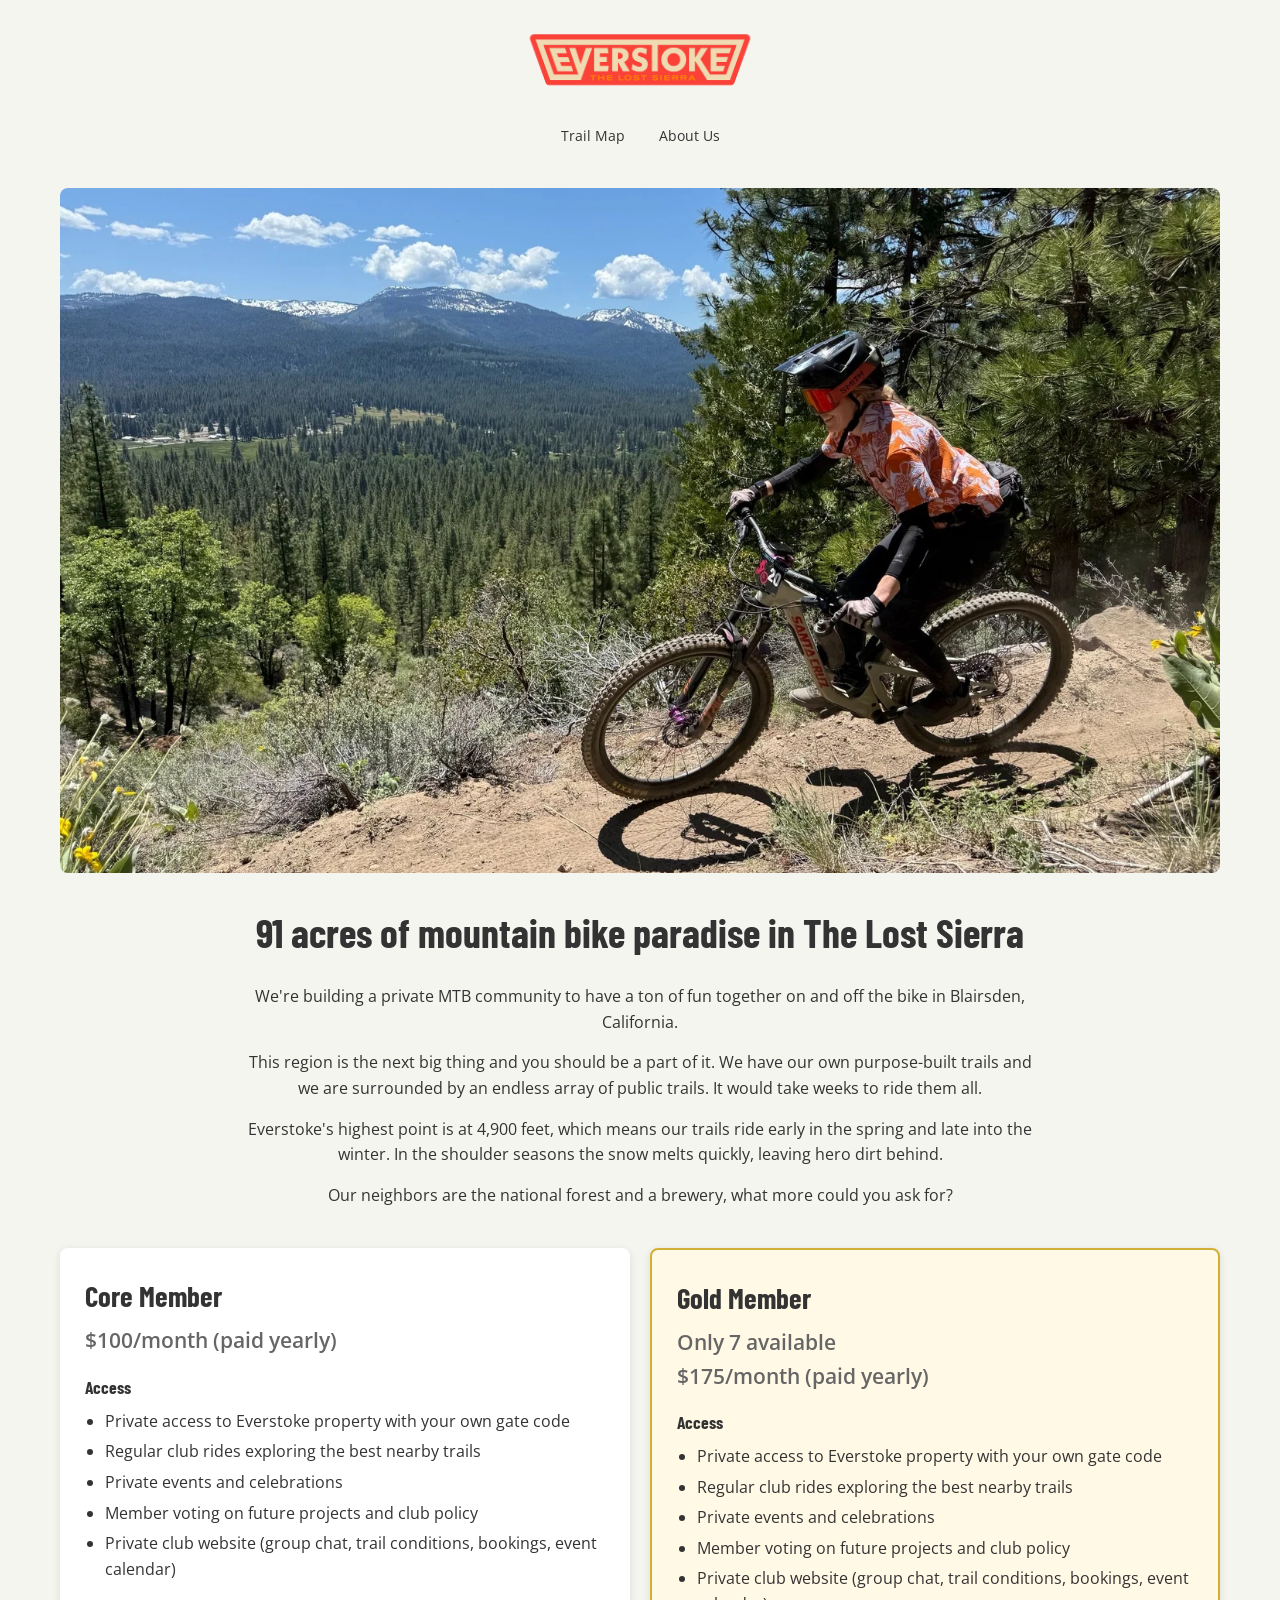
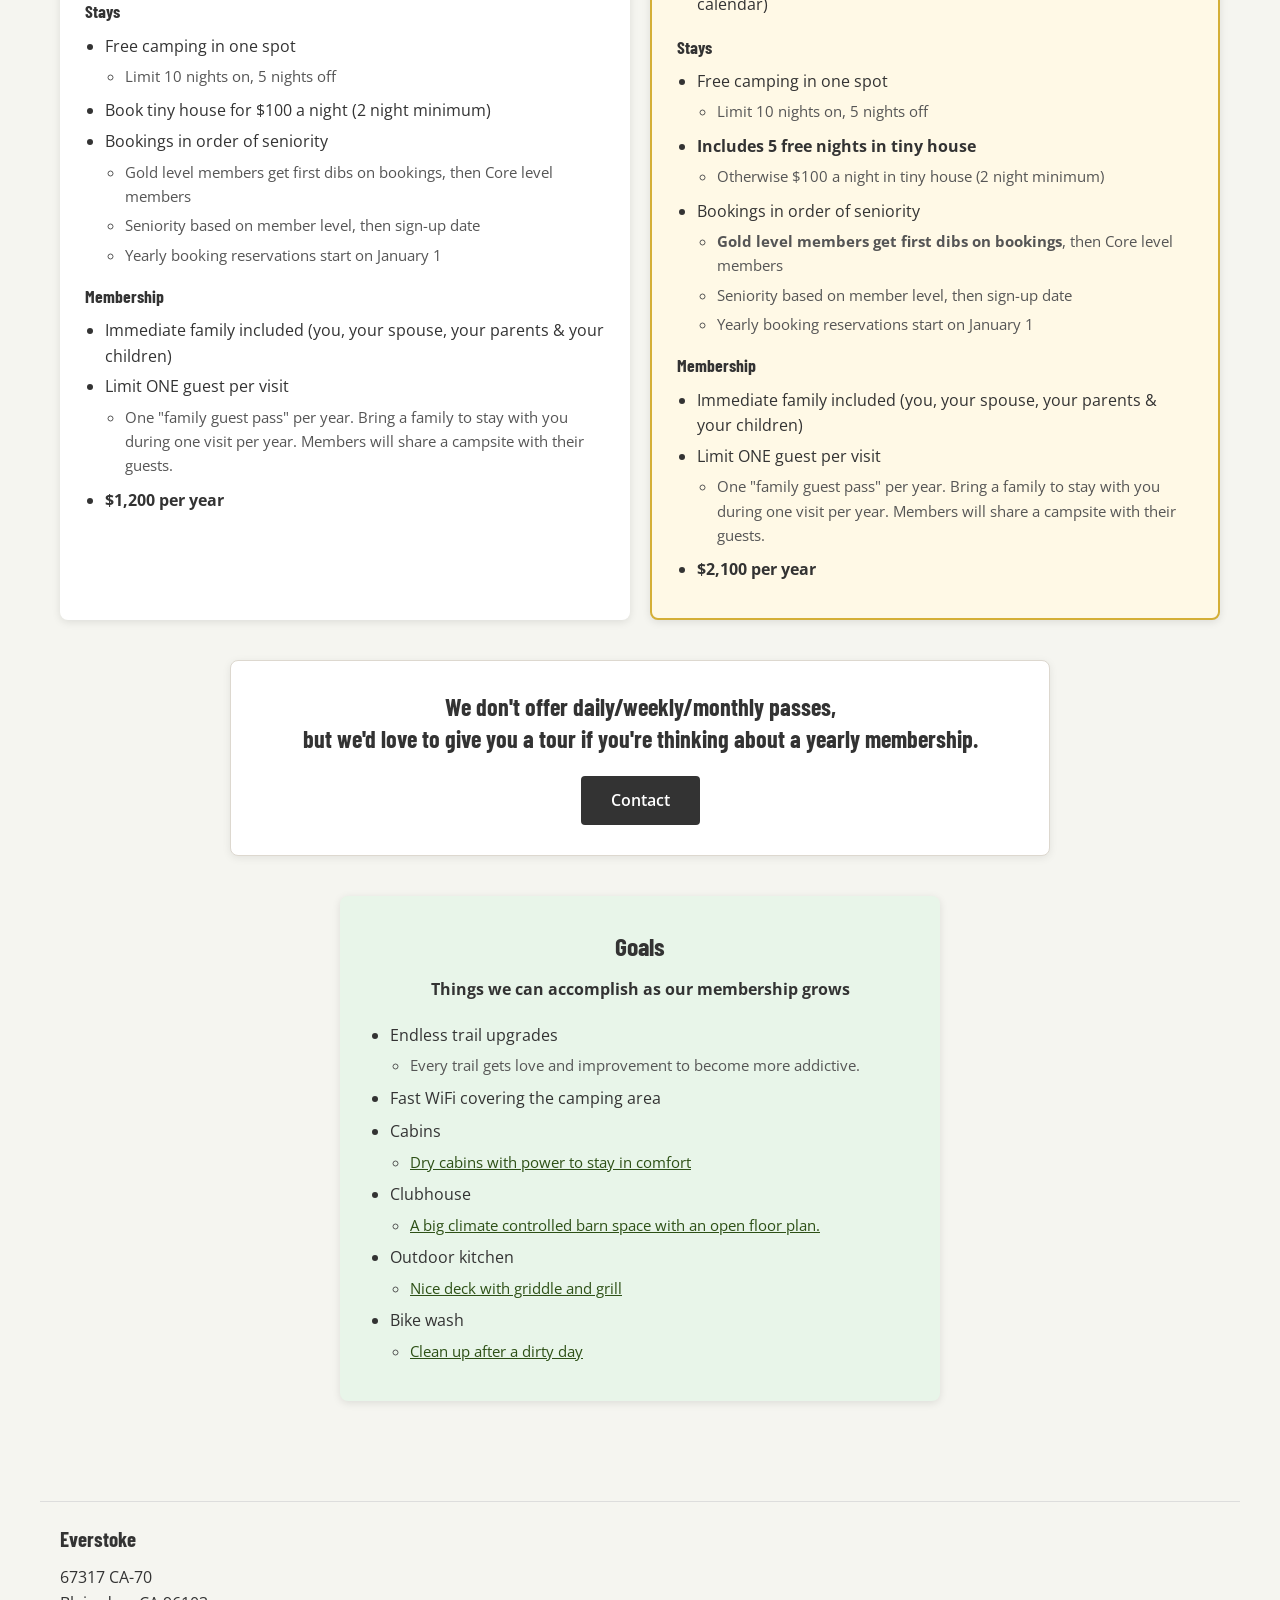
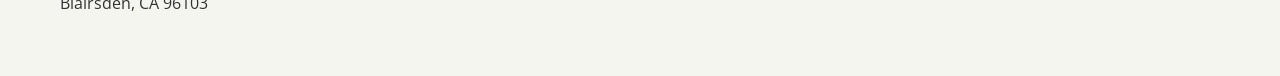
<file: index.html>
<!DOCTYPE html>
<html lang="en">
<head>
    <meta charset="utf-8">
    <meta name="viewport" content="width=device-width, initial-scale=1">
    <title>EVERSTOKE - Mountain Biking in The Lost Sierra</title>
    
    <!-- SEO -->
    <meta name="description" content="Everstoke is 91 acres of mountain biking paradise in the heart of The Lost Sierra.">
    <link rel="canonical" href="https://everstoke.bike">
    
    <!-- Open Graph -->
    <meta property="og:title" content="EVERSTOKE - Mountain Biking in The Lost Sierra">
    <meta property="og:description" content="Everstoke is 91 acres of mountain biking paradise in the heart of The Lost Sierra.">
    <meta property="og:url" content="https://everstoke.bike">
    <meta property="og:type" content="website">
    <meta property="og:image" content="https://everstoke.bike/images/logo.png">
    
    <!-- Favicon -->
    <link rel="icon" type="image/x-icon" href="images/favicon.ico">
    
    <!-- Styles -->
    <link rel="stylesheet" href="css/style.css">
</head>
<body>
    <header>
        <a href="/" class="logo">
            <img src="images/logo.png" alt="Everstoke">
        </a>
        <nav>
            <a href="https://www.trailforks.com/region/everstoke-62949/" target="_blank">Trail Map</a>
            <a href="pages/about.html">About Us</a>
        </nav>
    </header>

    <main>
        <section class="hero">
            <img src="images/IMG_2230.jpg" alt="Mountain biking at Everstoke">
            <h1>91 acres of mountain bike paradise in The Lost Sierra</h1>
            <p>We're building a private MTB community to have a ton of fun together on and off the bike in Blairsden, California.</p>
            <p>This region is the next big thing and you should be a part of it. We have our own purpose-built trails and we are surrounded by an endless array of public trails. It would take weeks to ride them all.</p>
            <p>Everstoke's highest point is at 4,900 feet, which means our trails ride early in the spring and late into the winter. In the shoulder seasons the snow melts quickly, leaving hero dirt behind.</p>
            <p>Our neighbors are the national forest and a brewery, what more could you ask for?</p>
        </section>

        <div class="membership-grid">
            <div class="membership-card">
                <h2>Core Member</h2>
                <div class="price">$100/month (paid yearly)</div>
                
                <h4>Access</h4>
                <ul>
                    <li>Private access to Everstoke property with your own gate code</li>
                    <li>Regular club rides exploring the best nearby trails</li>
                    <li>Private events and celebrations</li>
                    <li>Member voting on future projects and club policy</li>
                    <li>Private club website (group chat, trail conditions, bookings, event calendar)</li>
                </ul>
                
                <h4>Stays</h4>
                <ul>
                    <li>Free camping in one spot
                        <ul><li>Limit 10 nights on, 5 nights off</li></ul>
                    </li>
                    <li>Book tiny house for $100 a night (2 night minimum)</li>
                    <li>Bookings in order of seniority
                        <ul>
                            <li>Gold level members get first dibs on bookings, then Core level members</li>
                            <li>Seniority based on member level, then sign-up date</li>
                            <li>Yearly booking reservations start on January 1</li>
                        </ul>
                    </li>
                </ul>
                
                <h4>Membership</h4>
                <ul>
                    <li>Immediate family included (you, your spouse, your parents & your children)</li>
                    <li>Limit ONE guest per visit
                        <ul><li>One "family guest pass" per year. Bring a family to stay with you during one visit per year. Members will share a campsite with their guests.</li></ul>
                    </li>
                    <li><strong>$1,200 per year</strong></li>
                </ul>
            </div>

            <div class="membership-card gold">
                <h2>Gold Member</h2>
                <div class="price">Only 7 available<br>$175/month (paid yearly)</div>
                
                <h4>Access</h4>
                <ul>
                    <li>Private access to Everstoke property with your own gate code</li>
                    <li>Regular club rides exploring the best nearby trails</li>
                    <li>Private events and celebrations</li>
                    <li>Member voting on future projects and club policy</li>
                    <li>Private club website (group chat, trail conditions, bookings, event calendar)</li>
                </ul>
                
                <h4>Stays</h4>
                <ul>
                    <li>Free camping in one spot
                        <ul><li>Limit 10 nights on, 5 nights off</li></ul>
                    </li>
                    <li><strong>Includes 5 free nights in tiny house</strong>
                        <ul><li>Otherwise $100 a night in tiny house (2 night minimum)</li></ul>
                    </li>
                    <li>Bookings in order of seniority
                        <ul>
                            <li><strong>Gold level members get first dibs on bookings</strong>, then Core level members</li>
                            <li>Seniority based on member level, then sign-up date</li>
                            <li>Yearly booking reservations start on January 1</li>
                        </ul>
                    </li>
                </ul>
                
                <h4>Membership</h4>
                <ul>
                    <li>Immediate family included (you, your spouse, your parents & your children)</li>
                    <li>Limit ONE guest per visit
                        <ul><li>One "family guest pass" per year. Bring a family to stay with you during one visit per year. Members will share a campsite with their guests.</li></ul>
                    </li>
                    <li><strong>$2,100 per year</strong></li>
                </ul>
            </div>
        </div>

        <section class="cta">
            <h3>We don't offer daily/weekly/monthly passes,<br>but we'd love to give you a tour if you're thinking about a yearly membership.</h3>
            <a href="https://docs.google.com/forms/d/e/1FAIpQLSf7CHN2m8MtZYjCCEbHvhwl1M4eMPBb4FM1vhRa4easo-5mBw/viewform?usp=header" class="button" id="contact-button" target="_blank" rel="noopener">Contact</a>
        </section>

        <section class="goals">
            <h3>Goals</h3>
            <p><strong>Things we can accomplish as our membership grows</strong></p>
            <ul>
                <li>Endless trail upgrades
                    <ul><li>Every trail gets love and improvement to become more addictive.</li></ul>
                </li>
                <li>Fast WiFi covering the camping area</li>
                <li>Cabins
                    <ul><li><a href="pages/cabin-vision-board.html">Dry cabins with power to stay in comfort</a></li></ul>
                </li>
                <li>Clubhouse
                    <ul><li><a href="pages/clubhouse-vision-board.html">A big climate controlled barn space with an open floor plan.</a></li></ul>
                </li>
                <li>Outdoor kitchen
                    <ul><li><a href="pages/outdoor-kitchen-vision-board.html">Nice deck with griddle and grill</a></li></ul>
                </li>
                <li>Bike wash
                    <ul><li><a href="pages/bike-wash-vision-board.html">Clean up after a dirty day</a></li></ul>
                </li>
            </ul>
        </section>
    </main>

    <footer>
        <h3>Everstoke</h3>
        <p>67317 CA-70<br>Blairsden, CA 96103</p>
    </footer>

    <dialog class="contact-modal" id="contact-modal" aria-labelledby="contact-modal-title">
        <button class="contact-modal__close" type="button" aria-label="Close contact message">&times;</button>
        <div class="contact-modal__content">
            <p class="contact-modal__eyebrow">Before you contact us</p>
            <h2 id="contact-modal-title">Seriously, ALL WE DO IS YEARLY MEMBERSHIPS!</h2>
            <p>We appreciate your interest, but if you're not contacting us about a yearly membership we won't be able to help you.</p>
            <p><strong>If you're thinking about a yearly membership we would love to give you a tour!</strong></p>
            <div class="contact-modal__actions">
                <a href="https://docs.google.com/forms/d/e/1FAIpQLSf7CHN2m8MtZYjCCEbHvhwl1M4eMPBb4FM1vhRa4easo-5mBw/viewform?usp=header" class="contact-modal__continue" target="_blank" rel="noopener">Contact</a>
            </div>
        </div>
    </dialog>

    <script>
        const contactButton = document.querySelector('#contact-button');
        const contactModal = document.querySelector('#contact-modal');
        const modalCloseButtons = contactModal.querySelectorAll('.contact-modal__close');

        contactButton.addEventListener('click', (event) => {
            if (typeof contactModal.showModal !== 'function') return;

            event.preventDefault();
            contactModal.showModal();
            document.body.classList.add('modal-open');
        });

        modalCloseButtons.forEach((button) => {
            button.addEventListener('click', () => contactModal.close());
        });

        contactModal.addEventListener('click', (event) => {
            if (event.target === contactModal) contactModal.close();
        });

        contactModal.addEventListener('close', () => {
            document.body.classList.remove('modal-open');
            contactButton.focus();
        });
    </script>

</body>
</html>
</file>
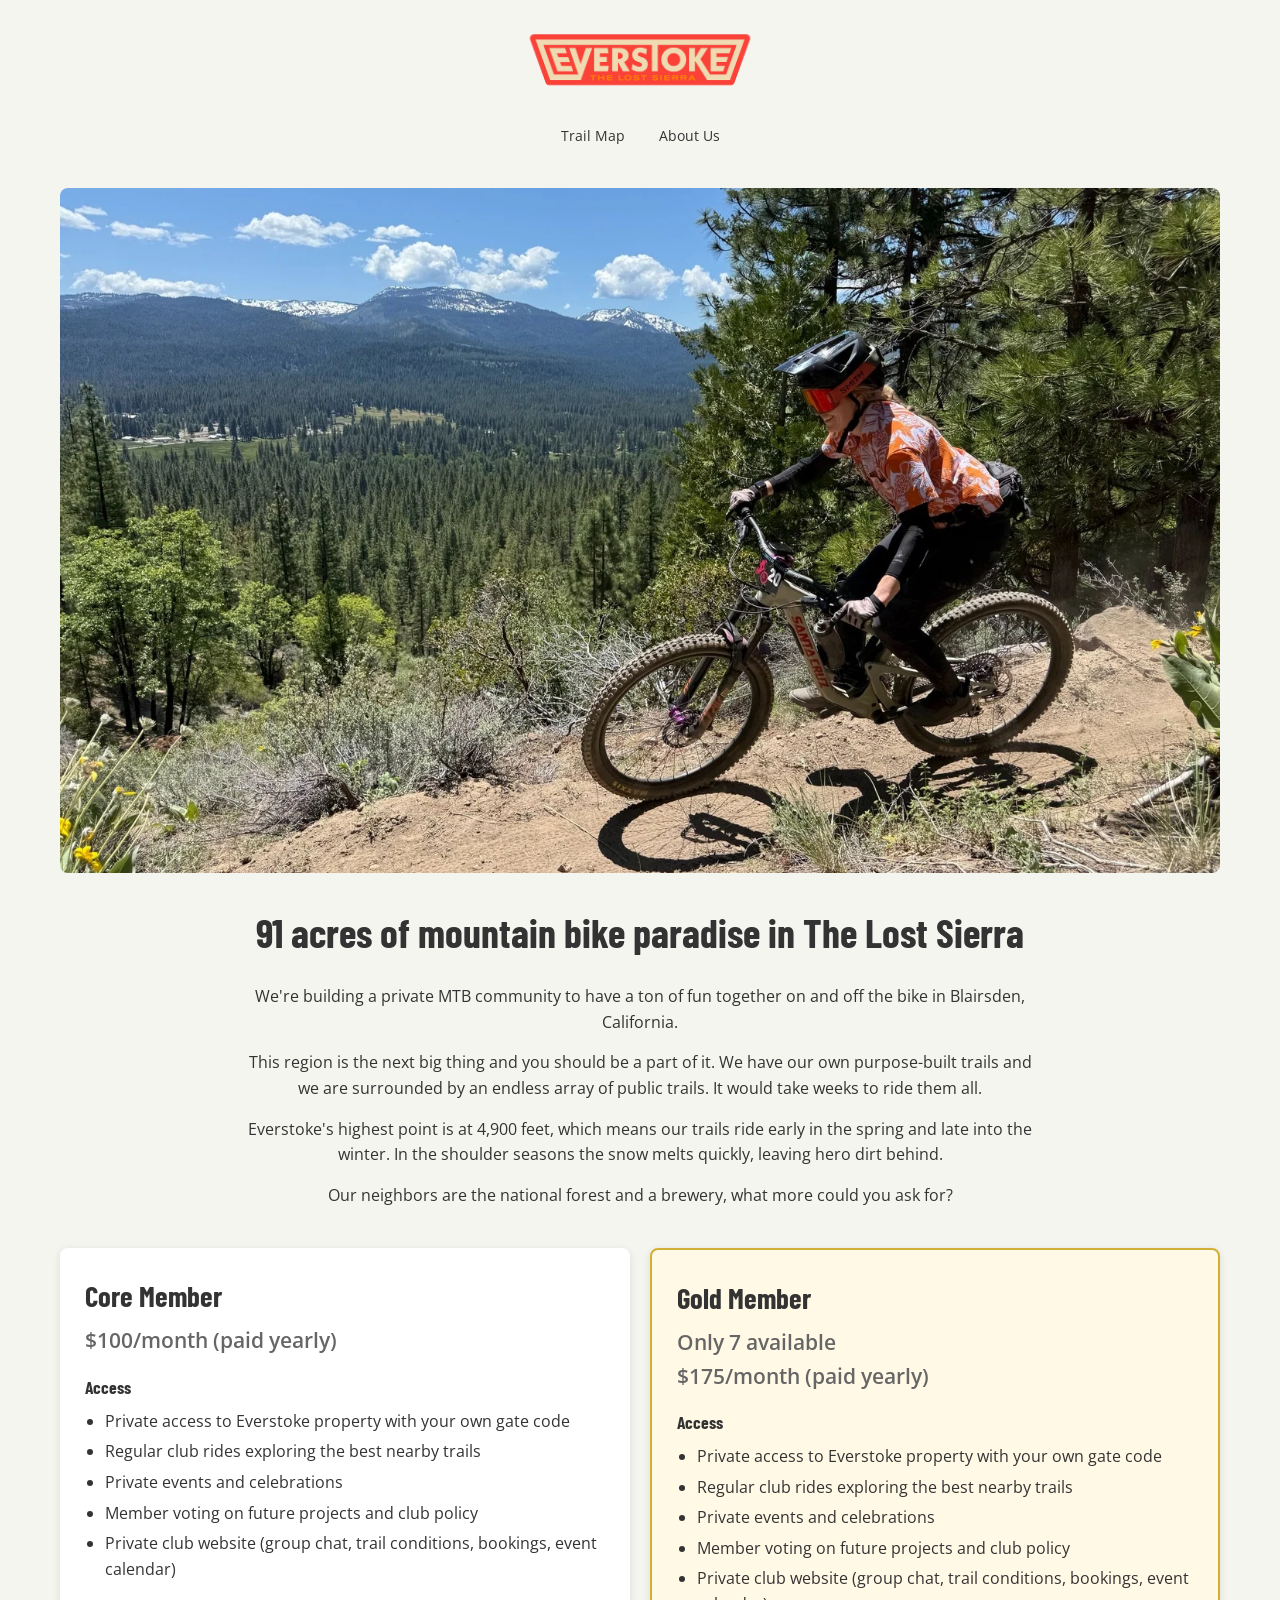
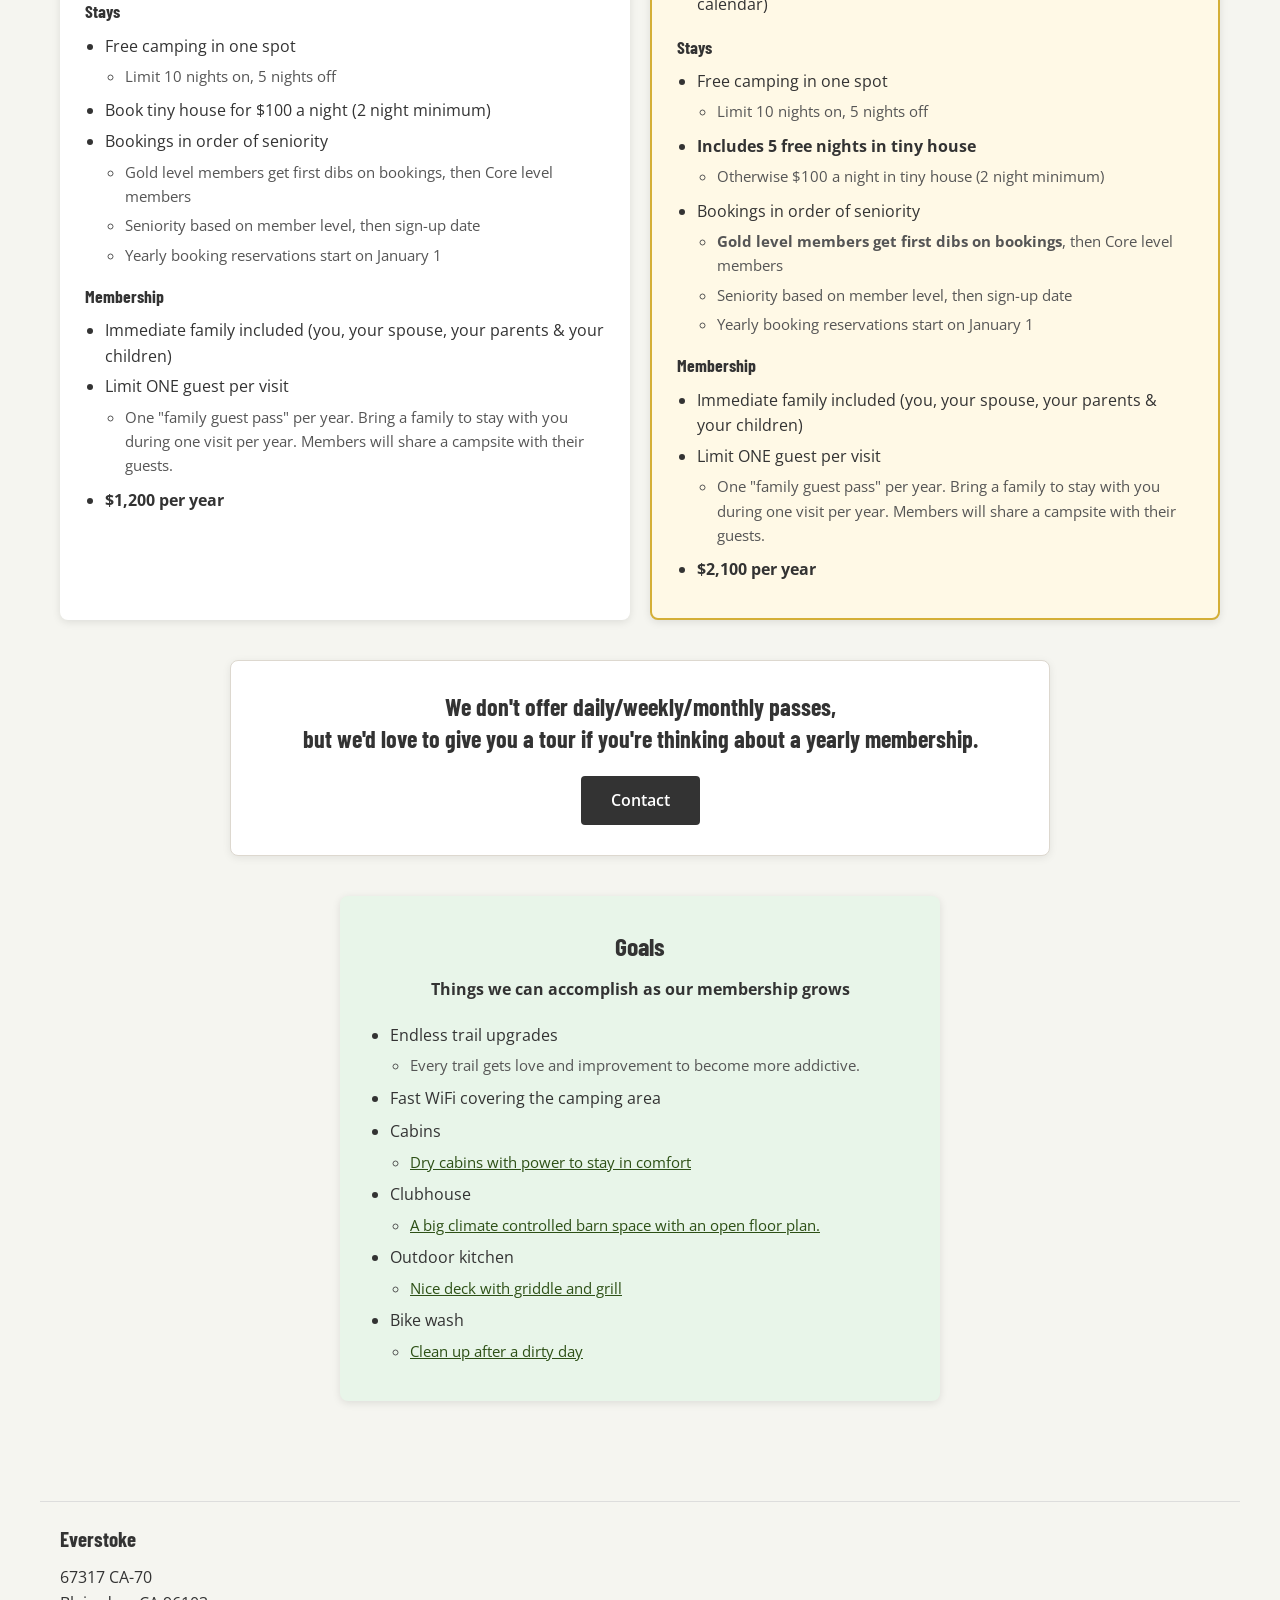
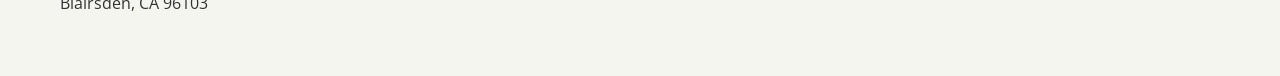
<file: waiver/index.html>
<!DOCTYPE html>
<html>
<head>
    <meta charset="utf-8">
    <title>Redirecting to Everstoke</title>
    <meta http-equiv="refresh" content="0; url=/">
    <script>
        window.location.replace("/");
    </script>
</head>
<body>
    <p>Redirecting to the Everstoke home page... <a href="/">Click here if not redirected.</a></p>
</body>
</html>
</file>
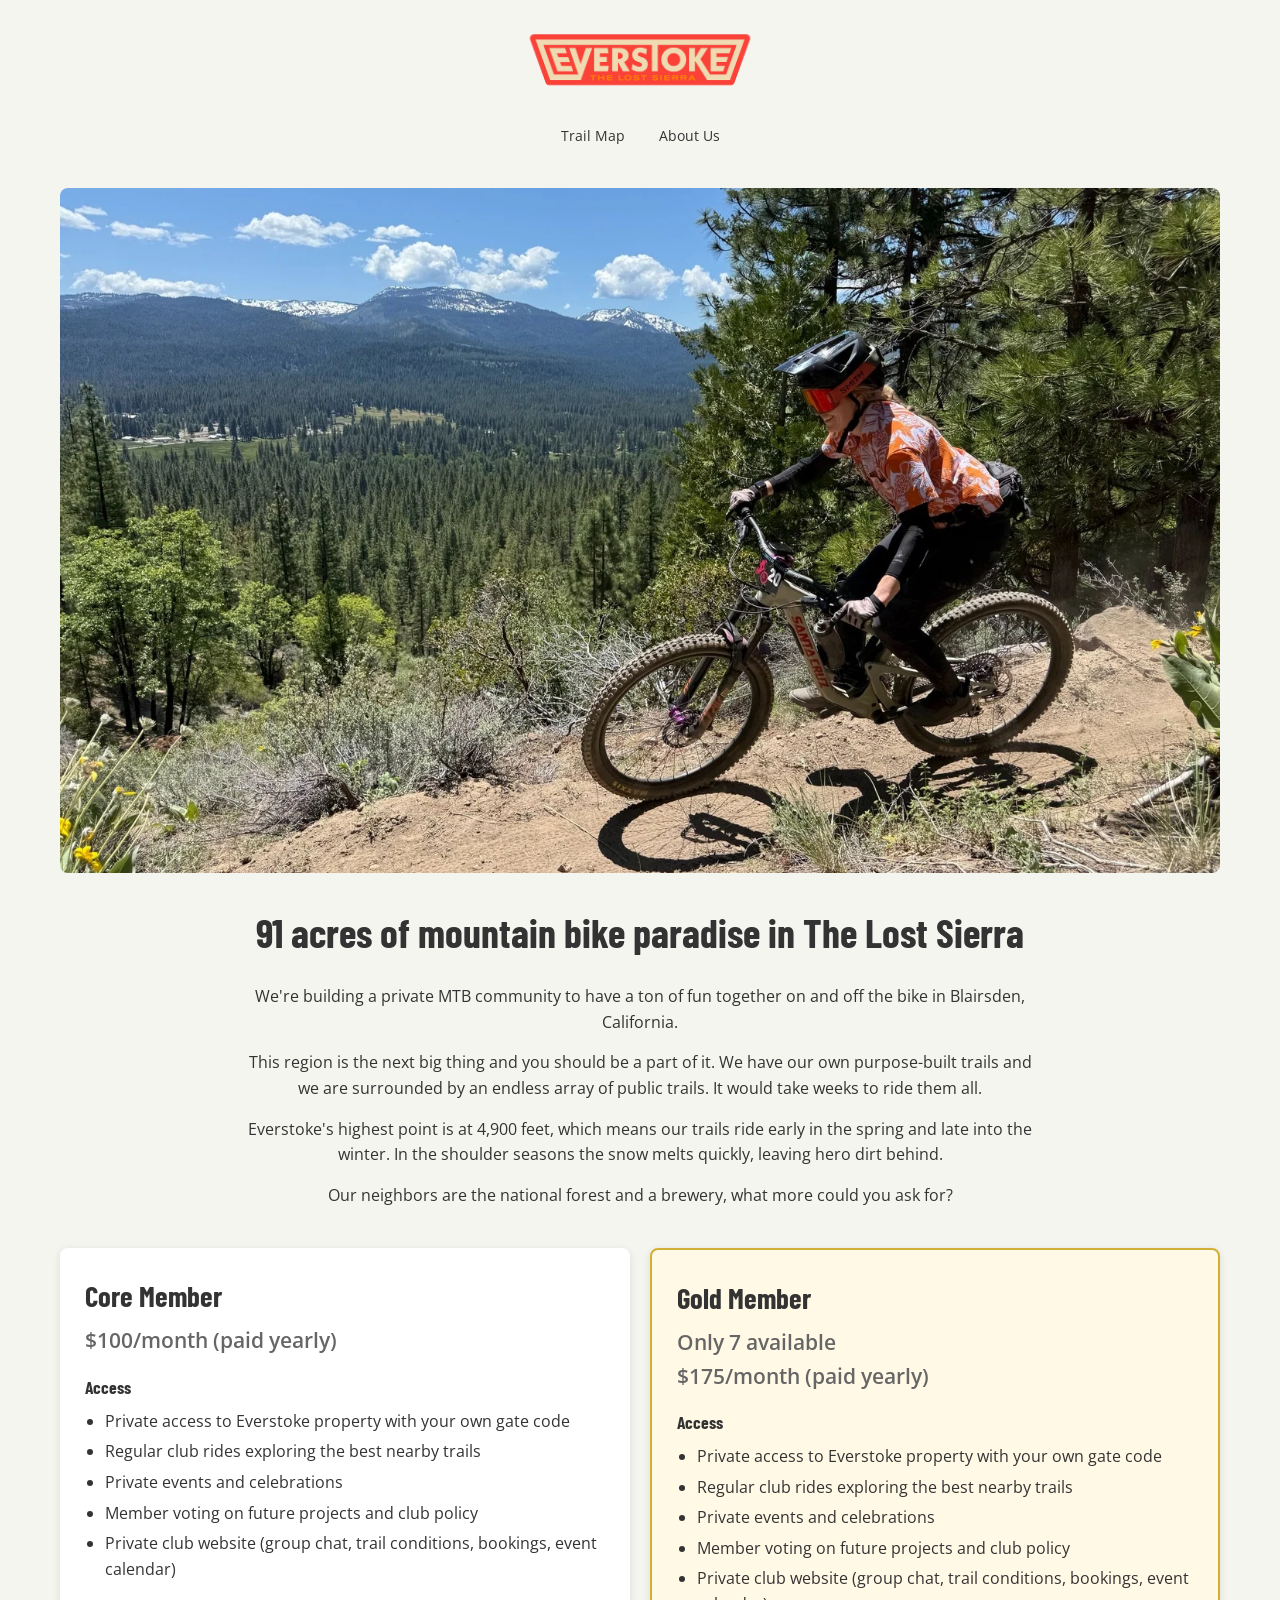
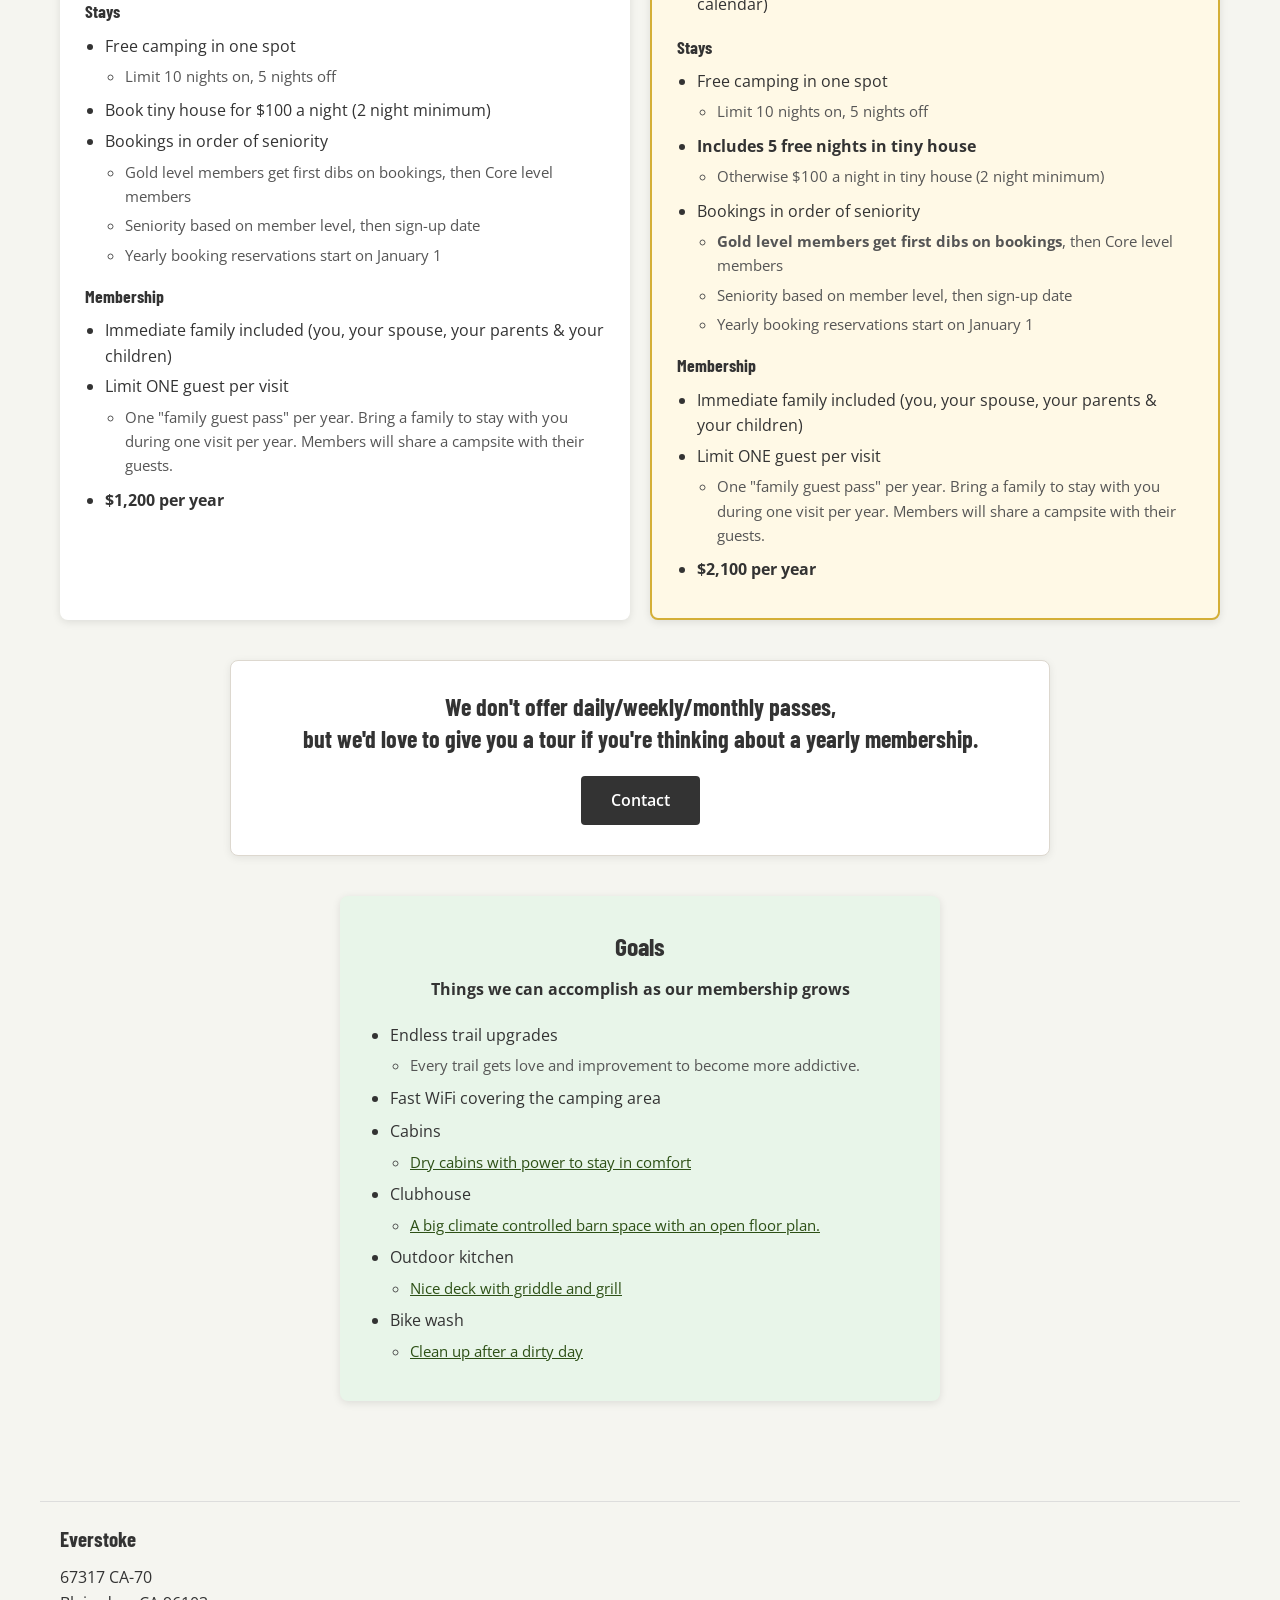
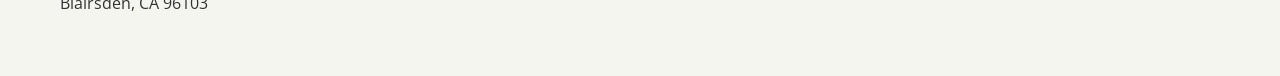
<file: welcome/index.html>
<!DOCTYPE html>
<html>
<head>
    <meta charset="utf-8">
    <title>Welcome to Everstoke</title>
    <meta http-equiv="refresh" content="0; url=/">
    <script>window.location.href = "/";</script>
</head>
<body>
    <p>Redirecting... <a href="/">Click here if not redirected.</a></p>
</body>
</html>
</file>
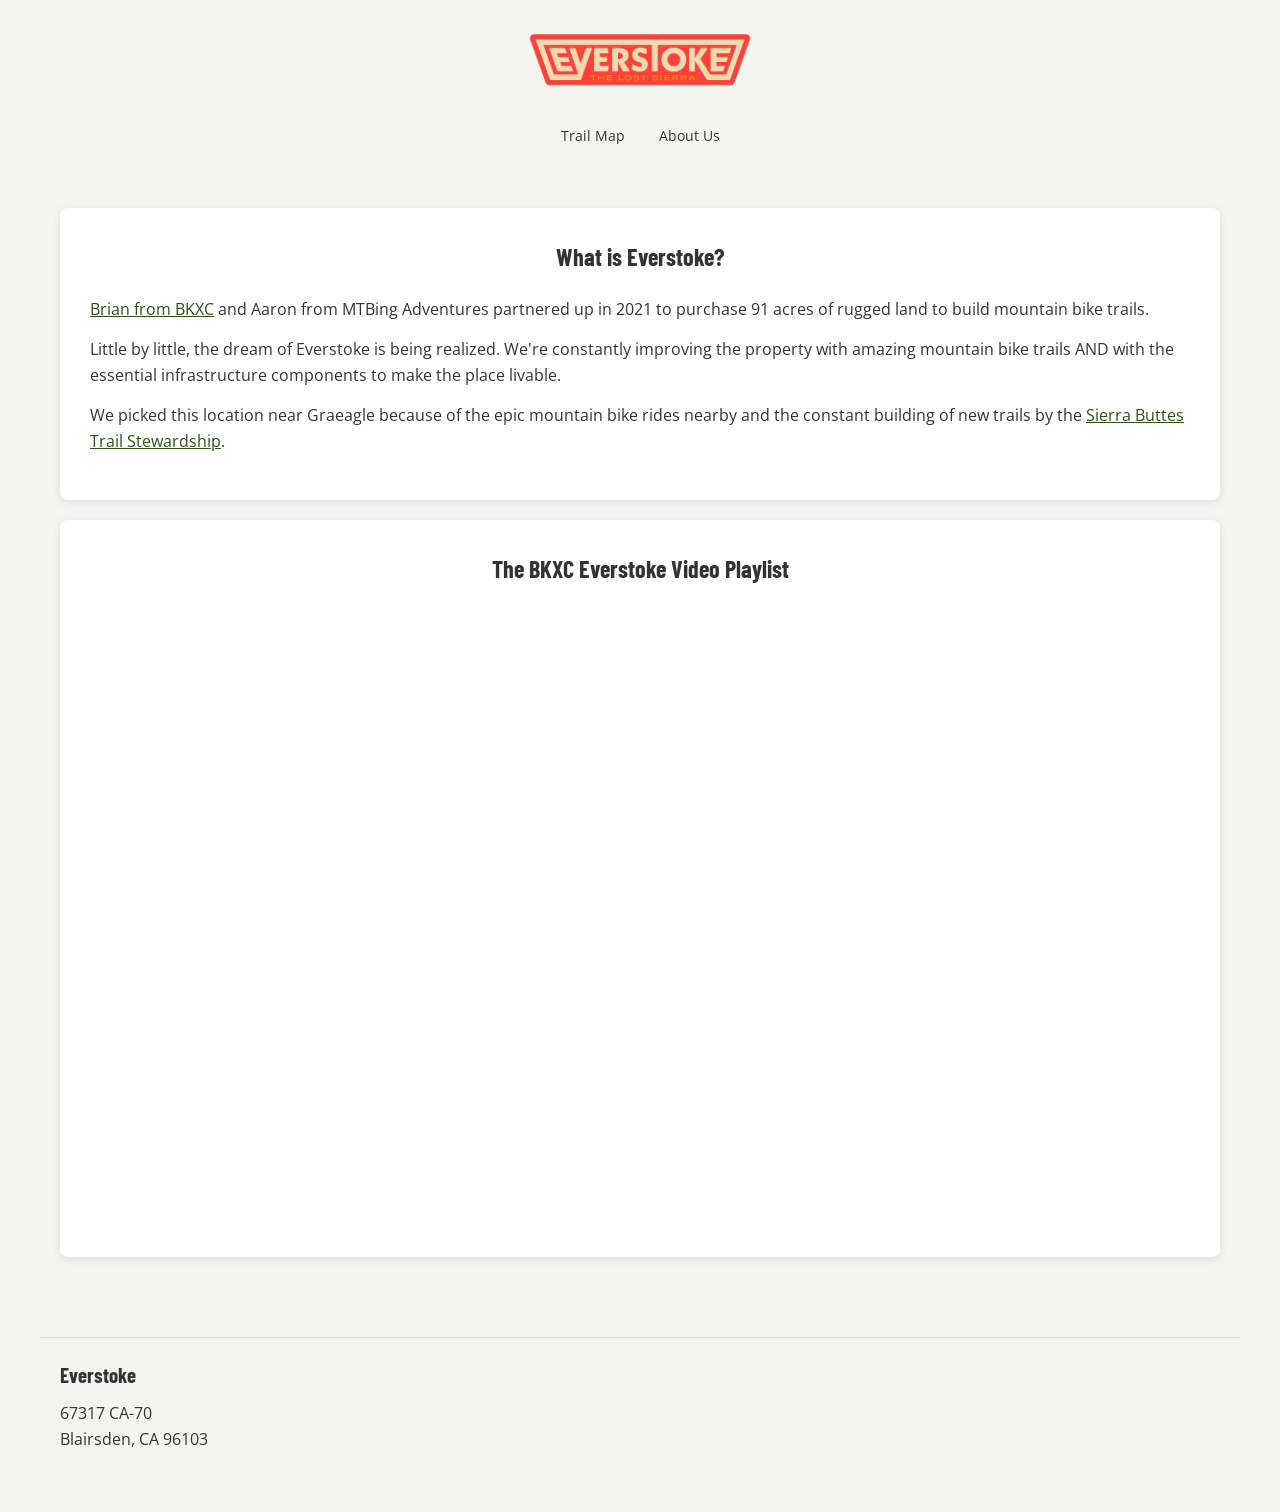
<file: pages/about.html>
<!DOCTYPE html>
<html lang="en">
<head>
    <meta charset="utf-8">
    <meta name="viewport" content="width=device-width, initial-scale=1">
    <title>About Us — EVERSTOKE</title>
    <meta name="description" content="Learn about Everstoke, 91 acres of mountain biking paradise in The Lost Sierra.">
    <link rel="icon" type="image/x-icon" href="../images/favicon.ico">
    <link rel="stylesheet" href="../css/style.css">
</head>
<body>
    <header>
        <a href="../" class="logo">
            <img src="../images/logo.png" alt="Everstoke">
        </a>
        <nav>
            <a href="https://www.trailforks.com/region/everstoke-62949/" target="_blank">Trail Map</a>
            <a href="about.html">About Us</a>
        </nav>
    </header>

    <main>
        <section class="content">
            <h1>What is Everstoke?</h1>
            <p><a href="https://www.youtube.com/@bkxc" target="_blank">Brian from BKXC</a> and Aaron from MTBing Adventures partnered up in 2021 to purchase 91 acres of rugged land to build mountain bike trails.</p>
            <p>Little by little, the dream of Everstoke is being realized. We're constantly improving the property with amazing mountain bike trails AND with the essential infrastructure components to make the place livable.</p>
            <p>We picked this location near Graeagle because of the epic mountain bike rides nearby and the constant building of new trails by the <a href="https://sierratrails.org/" target="_blank">Sierra Buttes Trail Stewardship</a>.</p>
        </section>

        <section class="content">
            <h2>The BKXC Everstoke Video Playlist</h2>
            <div class="video-wrapper">
                <iframe src="https://www.youtube.com/embed/videoseries?list=PLjr0xjHkkOZSigYebL7QBlu6muWDD8qmf" frameborder="0" allow="accelerometer; autoplay; clipboard-write; encrypted-media; gyroscope; picture-in-picture" allowfullscreen></iframe>
            </div>
        </section>

    </main>

    <footer>
        <h3>Everstoke</h3>
        <p>67317 CA-70<br>Blairsden, CA 96103</p>
    </footer>
</body>
</html>
</file>
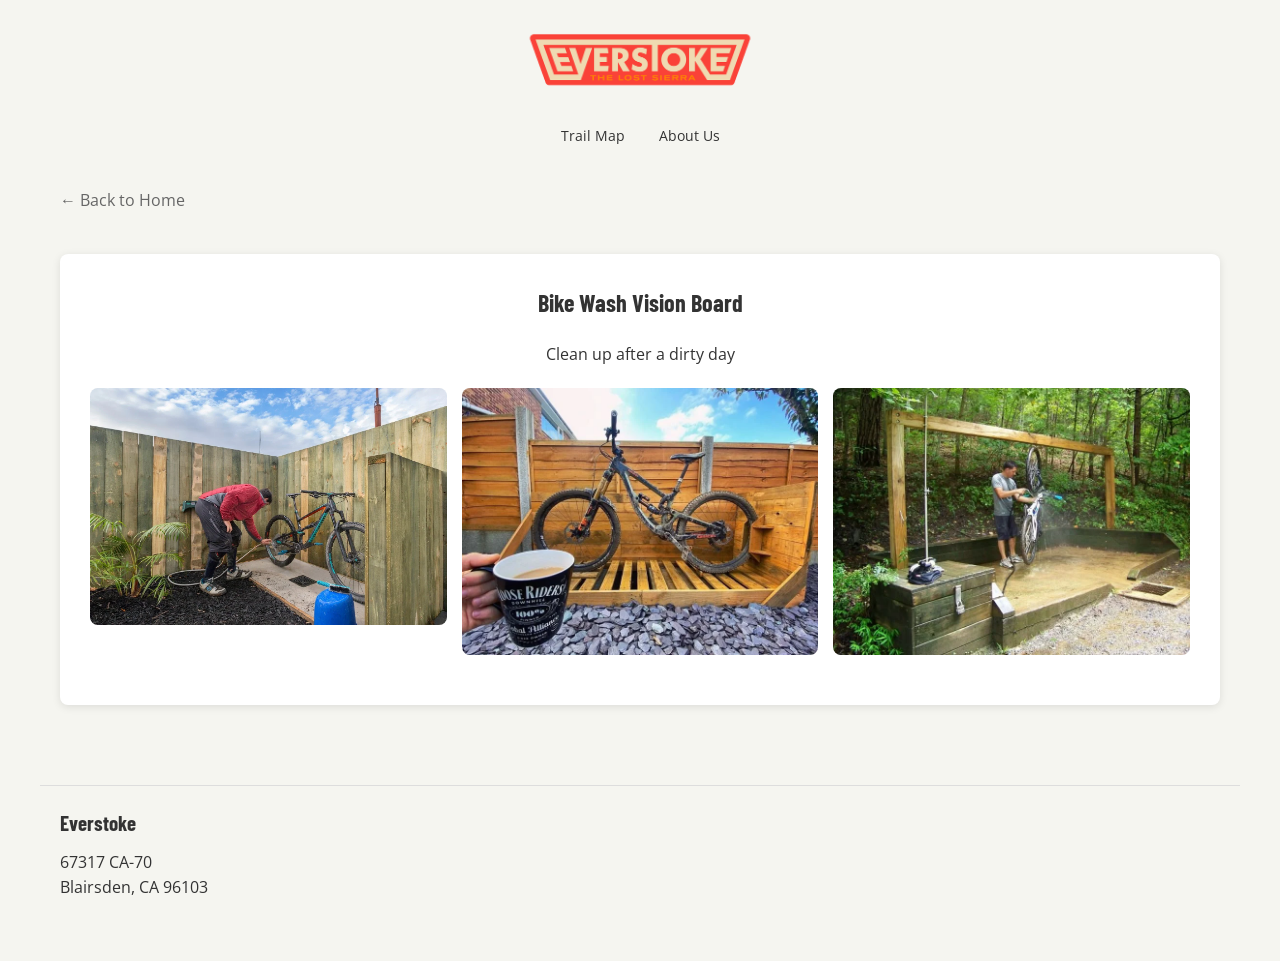
<file: pages/bike-wash-vision-board.html>
<!DOCTYPE html>
<html lang="en">
<head>
    <meta charset="utf-8">
    <meta name="viewport" content="width=device-width, initial-scale=1">
    <title>Bike Wash Vision Board — EVERSTOKE</title>
    <meta name="description" content="Everstoke bike wash vision board - clean up after a dirty day.">
    <link rel="icon" type="image/x-icon" href="../images/favicon.ico">
    <link rel="stylesheet" href="../css/style.css">
</head>
<body>
    <header>
        <a href="../" class="logo">
            <img src="../images/logo.png" alt="Everstoke">
        </a>
        <nav>
            <a href="https://www.trailforks.com/region/everstoke-62949/" target="_blank">Trail Map</a>
            <a href="about.html">About Us</a>
        </nav>
    </header>

    <main>
        <a href="../" class="back-link">← Back to Home</a>
        
        <section class="content">
            <h1>Bike Wash Vision Board</h1>
            <p style="text-align: center;">Clean up after a dirty day</p>
            
            <div class="image-grid">
                <img src="../images/wash01.jpg" alt="Bike wash inspiration 1">
                <img src="../images/wash02.jpg" alt="Bike wash inspiration 2">
                <img src="../images/wash03.jpg" alt="Bike wash inspiration 3">
            </div>
        </section>
    </main>

    <footer>
        <h3>Everstoke</h3>
        <p>67317 CA-70<br>Blairsden, CA 96103</p>
    </footer>
</body>
</html>
</file>
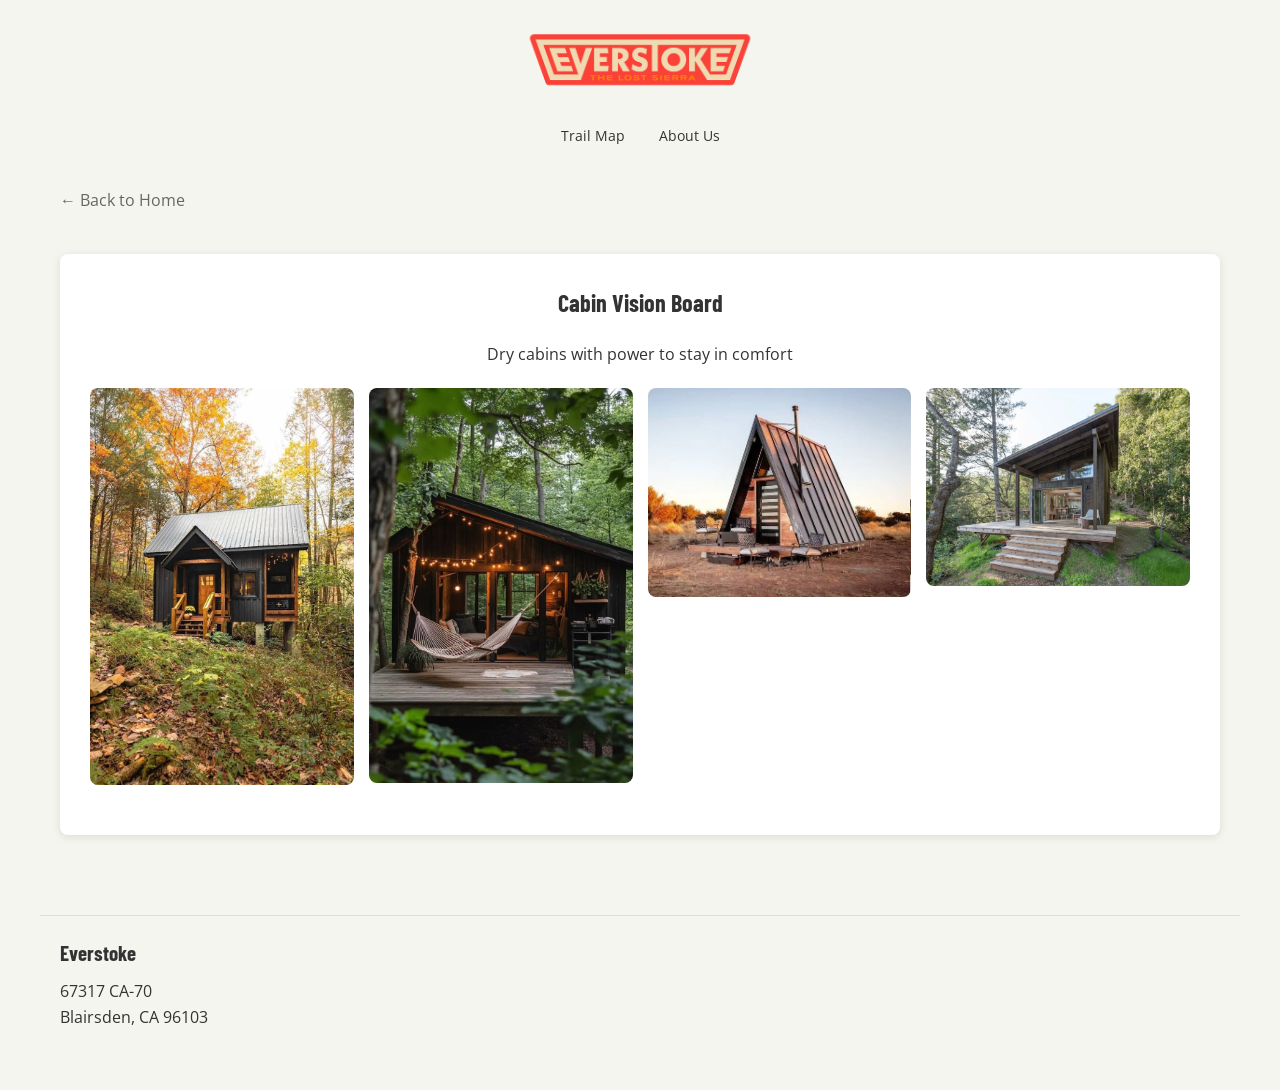
<file: pages/cabin-vision-board.html>
<!DOCTYPE html>
<html lang="en">
<head>
    <meta charset="utf-8">
    <meta name="viewport" content="width=device-width, initial-scale=1">
    <title>Cabin Vision Board — EVERSTOKE</title>
    <meta name="description" content="Everstoke cabin vision board - dry cabins with power to stay in comfort.">
    <link rel="icon" type="image/x-icon" href="../images/favicon.ico">
    <link rel="stylesheet" href="../css/style.css">
</head>
<body>
    <header>
        <a href="../" class="logo">
            <img src="../images/logo.png" alt="Everstoke">
        </a>
        <nav>
            <a href="https://www.trailforks.com/region/everstoke-62949/" target="_blank">Trail Map</a>
            <a href="about.html">About Us</a>
        </nav>
    </header>

    <main>
        <a href="../" class="back-link">← Back to Home</a>
        
        <section class="content">
            <h1>Cabin Vision Board</h1>
            <p style="text-align: center;">Dry cabins with power to stay in comfort</p>
            
            <div class="image-grid">
                <img src="../images/cabin01.jpg" alt="Cabin inspiration 1">
                <img src="../images/cabin02.jpg" alt="Cabin inspiration 2">
                <img src="../images/cabin03.jpg" alt="Cabin inspiration 3">
                <img src="../images/cabin04.jpg" alt="Cabin inspiration 4">
            </div>
        </section>
    </main>

    <footer>
        <h3>Everstoke</h3>
        <p>67317 CA-70<br>Blairsden, CA 96103</p>
    </footer>
</body>
</html>
</file>
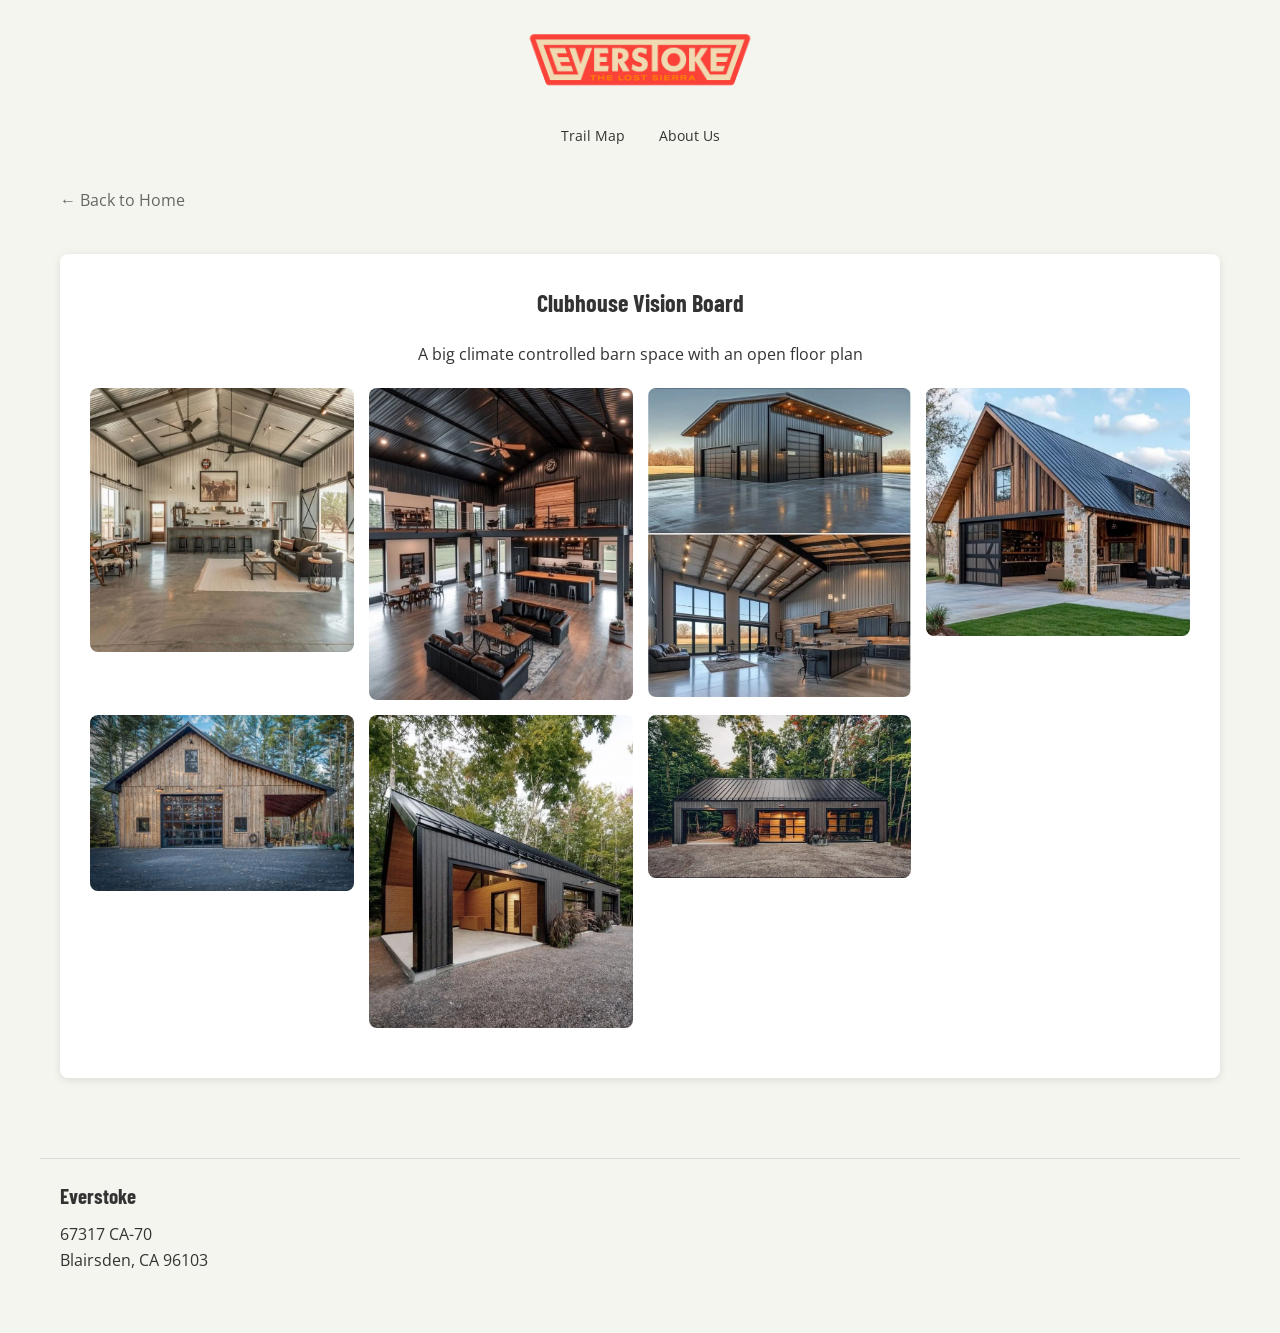
<file: pages/clubhouse-vision-board.html>
<!DOCTYPE html>
<html lang="en">
<head>
    <meta charset="utf-8">
    <meta name="viewport" content="width=device-width, initial-scale=1">
    <title>Clubhouse Vision Board — EVERSTOKE</title>
    <meta name="description" content="Everstoke clubhouse vision board - a big climate controlled barn space with an open floor plan.">
    <link rel="icon" type="image/x-icon" href="../images/favicon.ico">
    <link rel="stylesheet" href="../css/style.css">
</head>
<body>
    <header>
        <a href="../" class="logo">
            <img src="../images/logo.png" alt="Everstoke">
        </a>
        <nav>
            <a href="https://www.trailforks.com/region/everstoke-62949/" target="_blank">Trail Map</a>
            <a href="about.html">About Us</a>
        </nav>
    </header>

    <main>
        <a href="../" class="back-link">← Back to Home</a>
        
        <section class="content">
            <h1>Clubhouse Vision Board</h1>
            <p style="text-align: center;">A big climate controlled barn space with an open floor plan</p>
            
            <div class="image-grid">
                <img src="../images/barn01.jpg" alt="Barn clubhouse inspiration 1">
                <img src="../images/barn02.jpg" alt="Barn clubhouse inspiration 2">
                <img src="../images/barn03.jpg" alt="Barn clubhouse inspiration 3">
                <img src="../images/barn04.jpg" alt="Barn clubhouse inspiration 4">
                <img src="../images/barn05.jpg" alt="Barn clubhouse inspiration 5">
                <img src="../images/barn06.jpg" alt="Barn clubhouse inspiration 6">
                <img src="../images/barn07.jpg" alt="Barn clubhouse inspiration 7">
            </div>
        </section>
    </main>

    <footer>
        <h3>Everstoke</h3>
        <p>67317 CA-70<br>Blairsden, CA 96103</p>
    </footer>
</body>
</html>
</file>
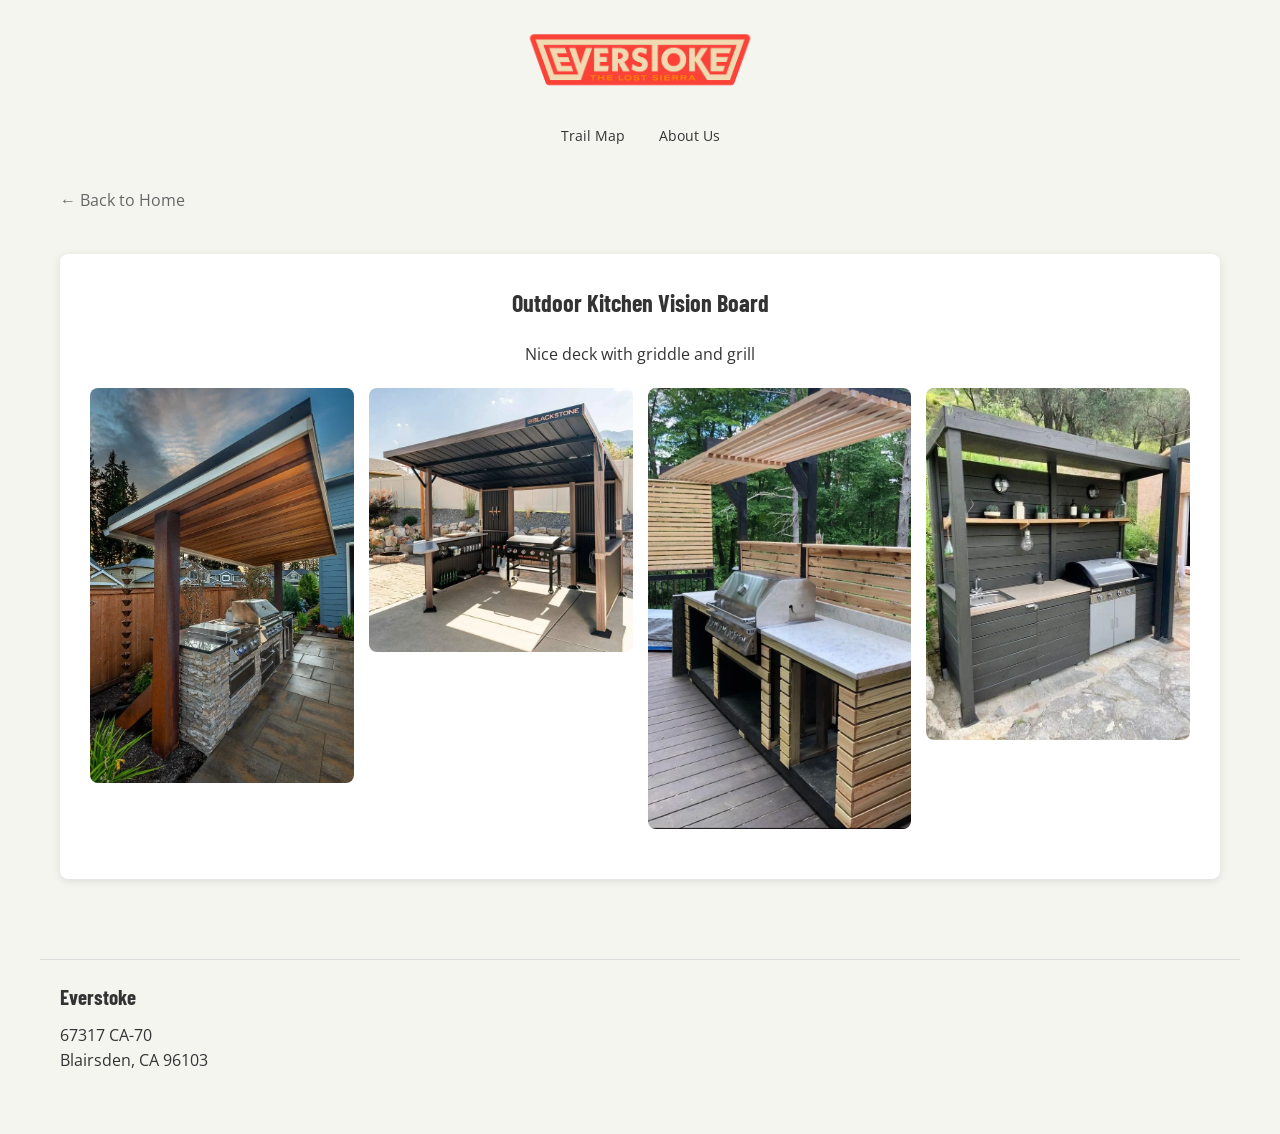
<file: pages/outdoor-kitchen-vision-board.html>
<!DOCTYPE html>
<html lang="en">
<head>
    <meta charset="utf-8">
    <meta name="viewport" content="width=device-width, initial-scale=1">
    <title>Outdoor Kitchen Vision Board — EVERSTOKE</title>
    <meta name="description" content="Everstoke outdoor kitchen vision board - nice deck with griddle and grill.">
    <link rel="icon" type="image/x-icon" href="../images/favicon.ico">
    <link rel="stylesheet" href="../css/style.css">
</head>
<body>
    <header>
        <a href="../" class="logo">
            <img src="../images/logo.png" alt="Everstoke">
        </a>
        <nav>
            <a href="https://www.trailforks.com/region/everstoke-62949/" target="_blank">Trail Map</a>
            <a href="about.html">About Us</a>
        </nav>
    </header>

    <main>
        <a href="../" class="back-link">← Back to Home</a>
        
        <section class="content">
            <h1>Outdoor Kitchen Vision Board</h1>
            <p style="text-align: center;">Nice deck with griddle and grill</p>
            
            <div class="image-grid">
                <img src="../images/kitchen01.jpg" alt="Outdoor kitchen inspiration 1">
                <img src="../images/kitchen02.jpg" alt="Outdoor kitchen inspiration 2">
                <img src="../images/kitchen03.jpg" alt="Outdoor kitchen inspiration 3">
                <img src="../images/kitchen04.jpg" alt="Outdoor kitchen inspiration 4">
            </div>
        </section>
    </main>

    <footer>
        <h3>Everstoke</h3>
        <p>67317 CA-70<br>Blairsden, CA 96103</p>
    </footer>
</body>
</html>
</file>
<file: css/style.css>
/* Everstoke Site Styles */
@import url('https://fonts.googleapis.com/css2?family=Barlow+Condensed:wght@500;600;700&family=Open+Sans:wght@400;600&display=swap');

* { box-sizing: border-box; margin: 0; padding: 0; }

body {
    font-family: 'Open Sans', -apple-system, BlinkMacSystemFont, sans-serif;
    line-height: 1.6;
    color: #333;
    background: #f5f5f0;
}

h1, h2, h3, h4 {
    font-family: 'Barlow Condensed', sans-serif;
    font-weight: 700;
}

a { color: #2d5016; }

/* Header */
header {
    background: #f5f5f0;
    padding: 20px;
    display: flex;
    flex-direction: column;
    align-items: center;
    max-width: 1200px;
    margin: 0 auto;
}

.logo img { height: 80px; }

nav {
    margin-top: 15px;
}

nav a {
    font-family: 'Open Sans', sans-serif;
    text-decoration: none;
    color: #333;
    margin: 0 15px;
    font-size: 14px;
}

nav a:hover { text-decoration: underline; }

/* Main content */
main {
    max-width: 1200px;
    margin: 0 auto;
    padding: 20px;
}

/* Hero */
.hero {
    text-align: center;
    margin-bottom: 40px;
}

.hero img {
    width: 100%;
    border-radius: 8px;
    margin-bottom: 20px;
}

.hero h1 {
    font-size: 2.5em;
    margin-bottom: 20px;
    color: #333;
}

.hero p {
    margin-bottom: 15px;
    max-width: 800px;
    margin-left: auto;
    margin-right: auto;
}

/* Content sections */
.content {
    background: white;
    padding: 30px;
    border-radius: 8px;
    box-shadow: 0 2px 8px rgba(0,0,0,0.1);
    margin: 20px 0;
}

.content h1, .content h2 {
    text-align: center;
    margin-bottom: 20px;
}

.content p {
    margin-bottom: 15px;
}

/* Membership cards */
.membership-grid {
    display: grid;
    grid-template-columns: 1fr 1fr;
    gap: 20px;
    margin: 40px 0;
}

@media (max-width: 700px) {
    .membership-grid { grid-template-columns: 1fr; }
}

.membership-card {
    background: white;
    padding: 25px;
    border-radius: 8px;
    box-shadow: 0 2px 8px rgba(0,0,0,0.1);
}

.membership-card.gold {
    background: #fff9e6;
    border: 2px solid #d4af37;
}

.membership-card h2 {
    font-size: 1.8em;
    margin-bottom: 5px;
}

.membership-card .price {
    font-size: 1.3em;
    font-weight: 600;
    color: #666;
    margin-bottom: 15px;
}

.membership-card h4 {
    margin-top: 15px;
    margin-bottom: 8px;
    font-size: 1.1em;
}

.membership-card ul {
    margin-left: 20px;
    margin-bottom: 10px;
}

.membership-card li { margin-bottom: 5px; }

.membership-card ul ul {
    margin-top: 5px;
    font-size: 0.95em;
    color: #555;
}

/* CTA */
.cta {
    background: white;
    border: 1px solid #ddd8cf;
    border-radius: 8px;
    box-shadow: 0 2px 8px rgba(0,0,0,0.08);
    max-width: 820px;
    text-align: center;
    margin: 40px auto;
    padding: 30px 24px;
}

.cta h3 {
    font-size: 1.5em;
    line-height: 1.35;
    margin-bottom: 20px;
    max-width: 760px;
    margin-left: auto;
    margin-right: auto;
    text-wrap: balance;
}

@media (max-width: 600px) {
    .cta {
        padding: 24px 18px;
    }
}

.button {
    display: inline-block;
    background: #333;
    color: white;
    padding: 12px 30px;
    text-decoration: none;
    border-radius: 4px;
    font-weight: 600;
}

.button:hover { background: #555; }

/* Contact modal */
body.modal-open { overflow: hidden; }

.contact-modal {
    width: min(760px, calc(100% - 32px));
    max-height: calc(100vh - 32px);
    margin: auto;
    padding: 0;
    overflow: auto;
    color: white;
    background: #c81717;
    border: 4px solid #8f0909;
    border-radius: 12px;
    box-shadow: 0 24px 80px rgba(0,0,0,0.55);
}

.contact-modal::backdrop {
    background: rgba(20, 0, 0, 0.78);
    backdrop-filter: blur(4px);
}

.contact-modal__content {
    padding: 58px 56px 52px;
    text-align: center;
}

.contact-modal__eyebrow {
    margin-bottom: 12px;
    font-family: 'Barlow Condensed', sans-serif;
    font-size: 1rem;
    font-weight: 700;
    letter-spacing: 0.12em;
    text-transform: uppercase;
}

.contact-modal h2 {
    max-width: 620px;
    margin: 0 auto 24px;
    font-size: clamp(2.25rem, 6vw, 4.25rem);
    line-height: 0.98;
    text-wrap: balance;
}

.contact-modal__content > p:not(.contact-modal__eyebrow) {
    max-width: 600px;
    margin: 0 auto 18px;
    font-size: clamp(1.1rem, 2.5vw, 1.45rem);
    line-height: 1.45;
    text-wrap: balance;
}

.contact-modal__close {
    position: absolute;
    top: 12px;
    right: 16px;
    width: 44px;
    height: 44px;
    color: white;
    background: transparent;
    border: 0;
    border-radius: 50%;
    font-size: 2.25rem;
    line-height: 1;
    cursor: pointer;
}

.contact-modal__close:hover,
.contact-modal__close:focus-visible {
    background: rgba(0,0,0,0.18);
}

.contact-modal__actions {
    display: flex;
    flex-direction: column;
    align-items: center;
    gap: 12px;
    margin-top: 30px;
}

.contact-modal__continue {
    display: inline-block;
    padding: 14px 24px;
    color: #8f0909;
    background: white;
    border: 2px solid white;
    border-radius: 5px;
    font-weight: 700;
    line-height: 1.35;
    text-decoration: none;
}

.contact-modal__continue:hover,
.contact-modal__continue:focus-visible {
    color: white;
    background: #8f0909;
}

@media (max-width: 600px) {
    .contact-modal__content {
        padding: 54px 22px 36px;
    }
}

/* Goals */
.goals {
    background: #e8f5e9;
    padding: 30px;
    border-radius: 8px;
    box-shadow: 0 2px 8px rgba(0,0,0,0.1);
    margin: 40px auto;
    max-width: 600px;
}

.goals h3 {
    text-align: center;
    font-size: 1.6em;
    margin-bottom: 10px;
}

.goals > p {
    text-align: center;
    margin-bottom: 20px;
}

.goals ul { margin-left: 20px; }
.goals li { margin-bottom: 8px; }
.goals ul ul {
    margin-top: 5px;
    font-size: 0.95em;
    color: #555;
}

/* Image grid */
.image-grid {
    display: grid;
    grid-template-columns: repeat(auto-fit, minmax(250px, 1fr));
    gap: 15px;
    margin: 20px 0;
}

.image-grid img {
    width: 100%;
    border-radius: 8px;
}

/* Footer */
footer {
    max-width: 1200px;
    margin: 40px auto;
    padding: 20px;
    border-top: 1px solid #ddd;
}

footer h3 {
    font-size: 1.3em;
    margin-bottom: 10px;
}

/* Responsive video embed */
.video-wrapper {
    position: relative;
    width: 100%;
    padding-bottom: 56.25%; /* 16:9 aspect ratio */
    height: 0;
    overflow: hidden;
}

.video-wrapper iframe {
    position: absolute;
    top: 0;
    left: 0;
    width: 100%;
    height: 100%;
}

/* Back link */
.back-link {
    display: inline-block;
    margin-bottom: 20px;
    color: #666;
    text-decoration: none;
}

.back-link:hover { text-decoration: underline; }
</file>
